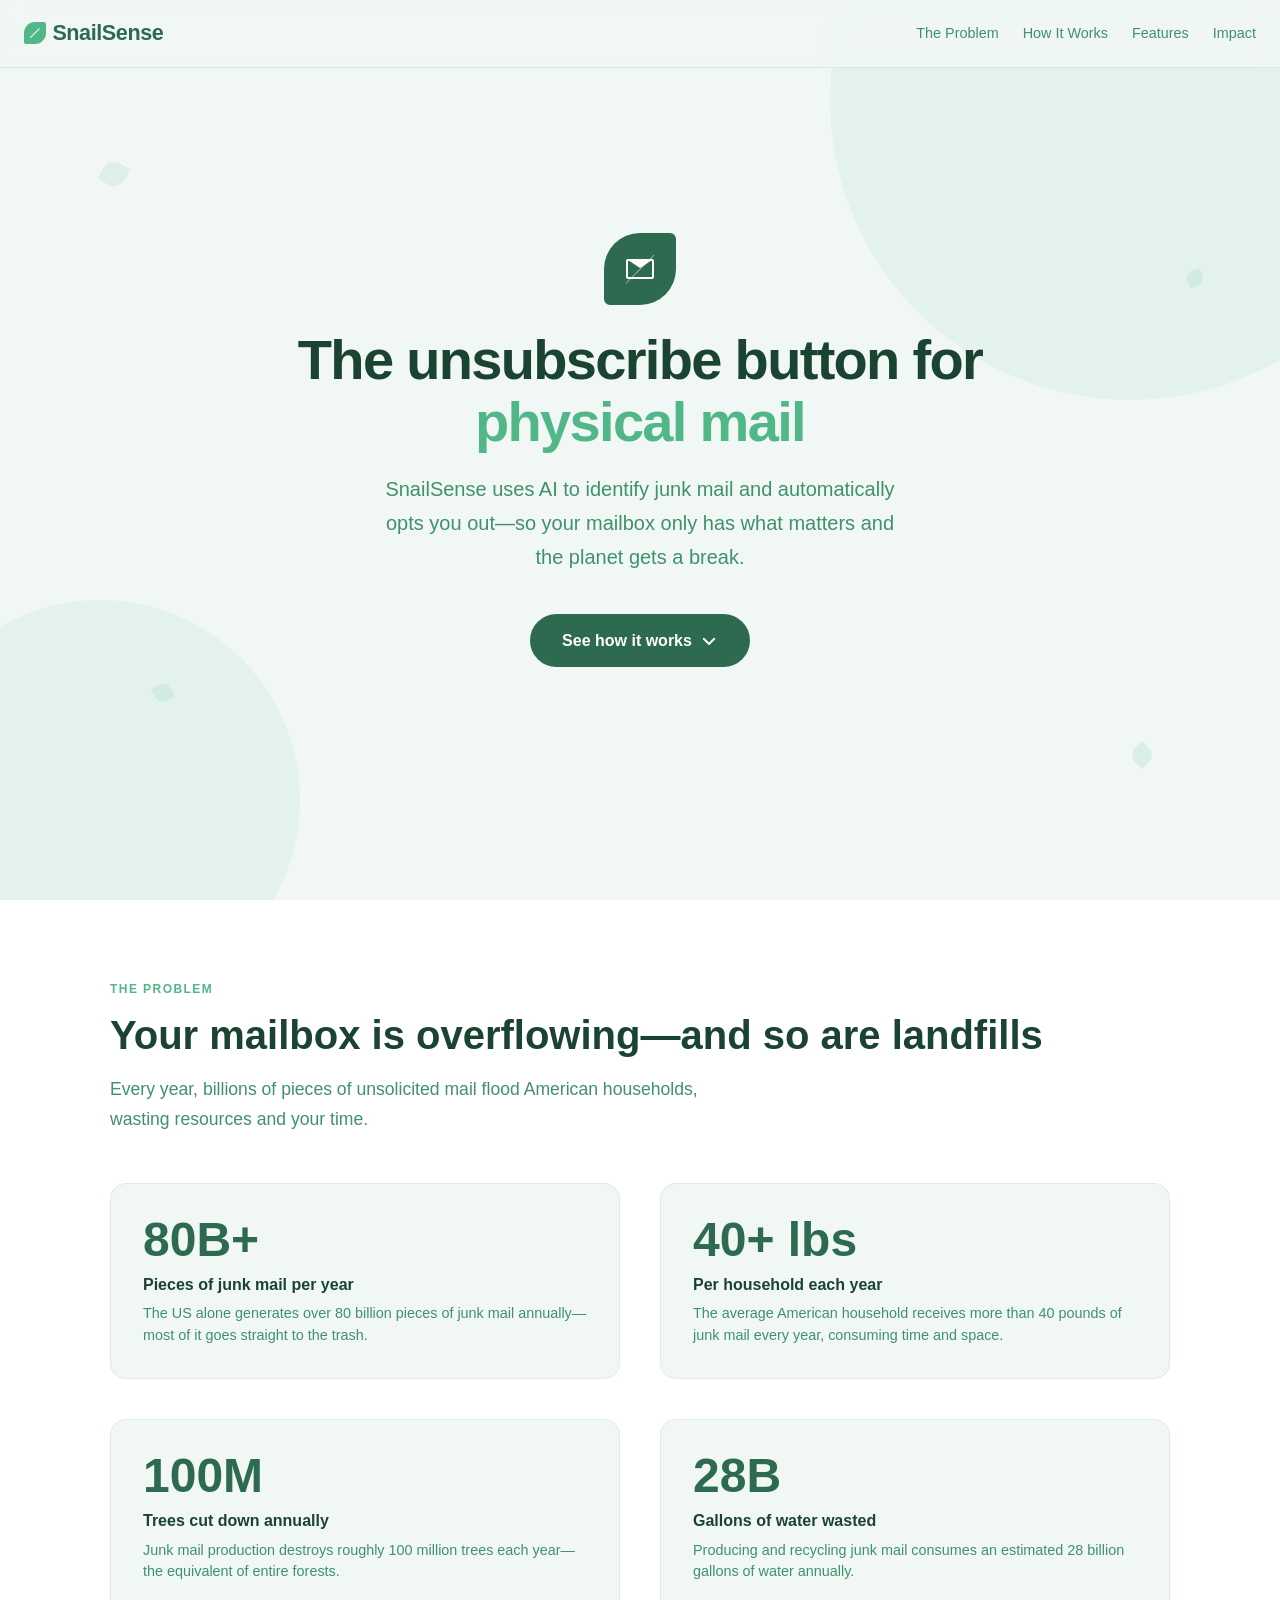
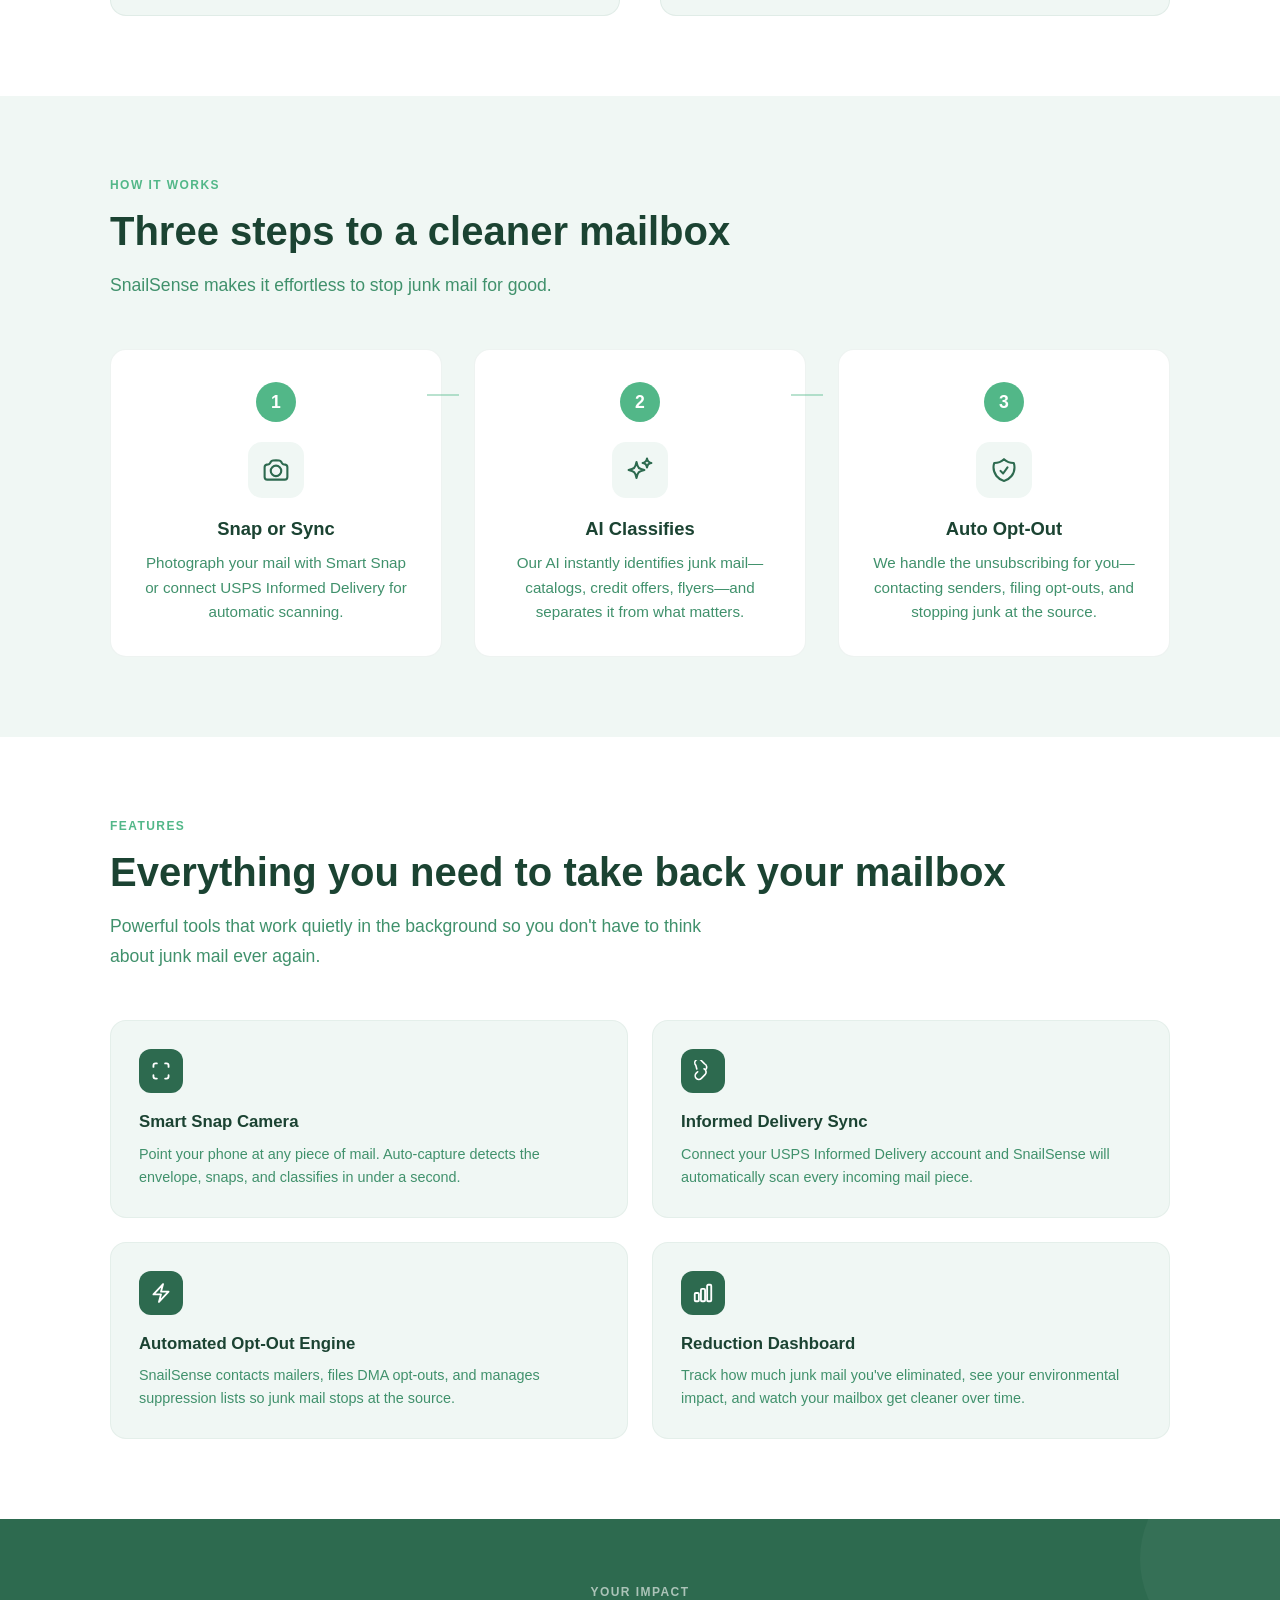
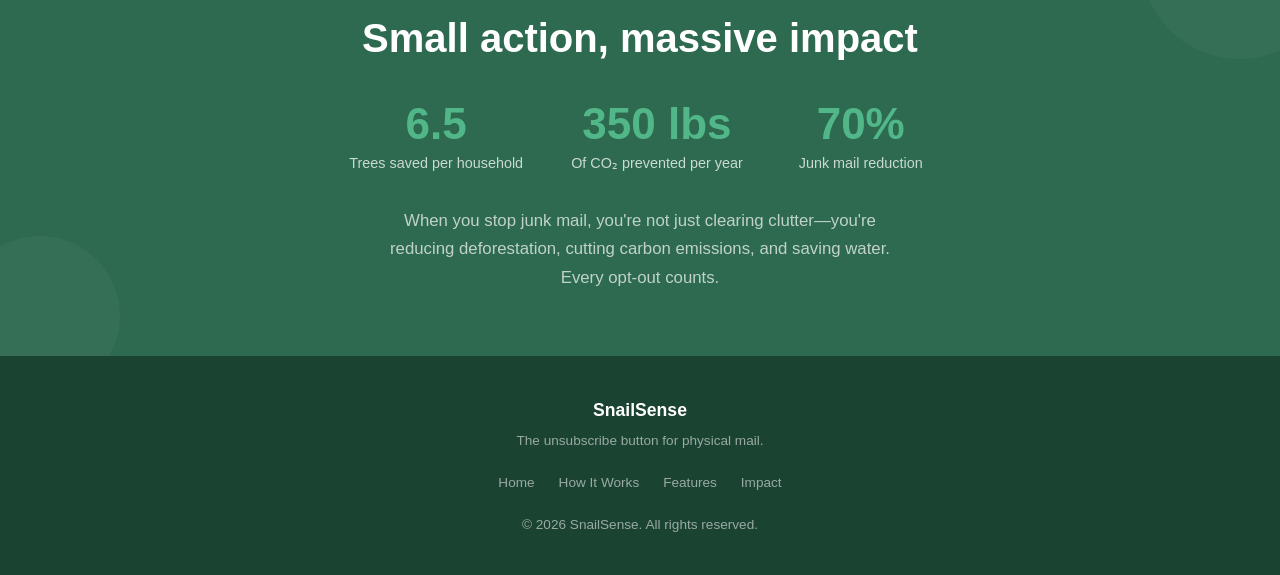
<file: index.html>
<!DOCTYPE html>
<html lang="en">
<head>
<meta charset="UTF-8">
<meta name="viewport" content="width=device-width, initial-scale=1.0">
<title>SnailSense — The Unsubscribe Button for Physical Mail</title>
<meta name="description" content="SnailSense uses AI to identify and eliminate physical junk mail. Save trees, reduce waste, reclaim your mailbox.">
<style>
  *, *::before, *::after { margin: 0; padding: 0; box-sizing: border-box; }

  :root {
    --green-primary: #2D6A4F;
    --green-light: #52B788;
    --green-accent: #40916C;
    --green-dark: #1B4332;
    --bg: #F0F7F4;
    --white: #FFFFFF;
    --font: -apple-system, BlinkMacSystemFont, "Segoe UI", Roboto, Helvetica, Arial, sans-serif;
  }

  html { scroll-behavior: smooth; }

  body {
    font-family: var(--font);
    color: var(--green-dark);
    background: var(--bg);
    line-height: 1.6;
    overflow-x: hidden;
  }

  /* ---- NAV ---- */
  nav {
    position: fixed;
    top: 0;
    width: 100%;
    background: rgba(240, 247, 244, 0.92);
    backdrop-filter: blur(10px);
    -webkit-backdrop-filter: blur(10px);
    z-index: 100;
    padding: 1rem 1.5rem;
    display: flex;
    align-items: center;
    justify-content: space-between;
    border-bottom: 1px solid rgba(45, 106, 79, 0.1);
  }

  .logo {
    font-size: 1.35rem;
    font-weight: 700;
    color: var(--green-primary);
    letter-spacing: -0.02em;
    display: flex;
    align-items: center;
    gap: 0.4rem;
    text-decoration: none;
  }

  .logo-leaf {
    display: inline-block;
    width: 22px;
    height: 22px;
    background: var(--green-light);
    border-radius: 50% 2px 50% 2px;
    position: relative;
  }
  .logo-leaf::after {
    content: "";
    position: absolute;
    top: 50%;
    left: 50%;
    width: 60%;
    height: 1px;
    background: var(--white);
    transform: translate(-50%, -50%) rotate(-45deg);
  }

  nav a:not(.logo) {
    color: var(--green-accent);
    text-decoration: none;
    font-size: 0.9rem;
    font-weight: 500;
    transition: color 0.2s;
  }
  nav a:not(.logo):hover { color: var(--green-primary); }

  .nav-links { display: flex; gap: 1.5rem; }

  /* ---- SECTIONS (shared) ---- */
  section { padding: 5rem 1.5rem; }

  .container {
    max-width: 1060px;
    margin: 0 auto;
  }

  .section-label {
    font-size: 0.75rem;
    font-weight: 600;
    letter-spacing: 0.12em;
    text-transform: uppercase;
    color: var(--green-light);
    margin-bottom: 0.75rem;
  }

  .section-title {
    font-size: clamp(1.75rem, 4vw, 2.5rem);
    font-weight: 700;
    line-height: 1.2;
    margin-bottom: 1rem;
    color: var(--green-dark);
  }

  .section-subtitle {
    font-size: 1.1rem;
    color: var(--green-accent);
    max-width: 600px;
    line-height: 1.7;
  }

  /* ---- HERO ---- */
  .hero {
    min-height: 100vh;
    display: flex;
    align-items: center;
    justify-content: center;
    text-align: center;
    padding-top: 5rem;
    position: relative;
    overflow: hidden;
  }

  .hero::before,
  .hero::after {
    content: "";
    position: absolute;
    border-radius: 50%;
    opacity: 0.08;
    background: var(--green-light);
  }
  .hero::before {
    width: 600px;
    height: 600px;
    top: -200px;
    right: -150px;
  }
  .hero::after {
    width: 400px;
    height: 400px;
    bottom: -100px;
    left: -100px;
  }

  .hero-content { position: relative; z-index: 1; max-width: 720px; }

  .hero-icon {
    width: 72px;
    height: 72px;
    margin: 0 auto 1.5rem;
    background: var(--green-primary);
    border-radius: 50% 6px 50% 6px;
    display: flex;
    align-items: center;
    justify-content: center;
    position: relative;
  }
  .hero-icon::after {
    content: "";
    width: 55%;
    height: 1px;
    background: rgba(255,255,255,0.5);
    transform: rotate(-45deg);
    position: absolute;
  }
  .hero-icon .envelope {
    width: 28px;
    height: 20px;
    border: 2px solid var(--white);
    border-radius: 2px;
    position: relative;
  }
  .hero-icon .envelope::before {
    content: "";
    position: absolute;
    top: -1px;
    left: 50%;
    transform: translateX(-50%);
    border: 8px solid transparent;
    border-top: 8px solid var(--white);
    border-left: 12px solid transparent;
    border-right: 12px solid transparent;
  }

  .hero h1 {
    font-size: clamp(2.2rem, 6vw, 3.5rem);
    font-weight: 800;
    line-height: 1.1;
    color: var(--green-dark);
    margin-bottom: 1.25rem;
    letter-spacing: -0.03em;
  }
  .hero h1 span { color: var(--green-light); }

  .hero-tagline {
    font-size: clamp(1.05rem, 2.5vw, 1.25rem);
    color: var(--green-accent);
    max-width: 540px;
    margin: 0 auto 2.5rem;
    line-height: 1.7;
  }

  .hero-cta {
    display: inline-flex;
    align-items: center;
    gap: 0.5rem;
    padding: 0.85rem 2rem;
    background: var(--green-primary);
    color: var(--white);
    border-radius: 50px;
    text-decoration: none;
    font-weight: 600;
    font-size: 1rem;
    transition: background 0.2s, transform 0.2s;
  }
  .hero-cta:hover { background: var(--green-dark); transform: translateY(-1px); }
  .hero-cta svg { width: 18px; height: 18px; }

  /* small floating leaves */
  .leaf-deco {
    position: absolute;
    width: 18px;
    height: 18px;
    background: var(--green-light);
    border-radius: 50% 2px 50% 2px;
    opacity: 0.12;
  }
  .leaf-deco:nth-child(1) { top: 18%; left: 8%; transform: rotate(30deg); width: 24px; height: 24px; }
  .leaf-deco:nth-child(2) { top: 30%; right: 6%; transform: rotate(-20deg); width: 16px; height: 16px; }
  .leaf-deco:nth-child(3) { bottom: 22%; left: 12%; transform: rotate(60deg); }
  .leaf-deco:nth-child(4) { bottom: 15%; right: 10%; transform: rotate(-45deg); width: 20px; height: 20px; }

  /* ---- PROBLEM ---- */
  .problem { background: var(--white); }

  .problem-grid {
    display: grid;
    grid-template-columns: 1fr 1fr;
    gap: 2.5rem;
    margin-top: 3rem;
  }

  .stat-card {
    background: var(--bg);
    border-radius: 16px;
    padding: 2rem;
    border: 1px solid rgba(45, 106, 79, 0.08);
  }

  .stat-number {
    font-size: clamp(2rem, 5vw, 3rem);
    font-weight: 800;
    color: var(--green-primary);
    line-height: 1;
    margin-bottom: 0.5rem;
  }

  .stat-label {
    font-size: 1rem;
    font-weight: 600;
    color: var(--green-dark);
    margin-bottom: 0.35rem;
  }

  .stat-desc {
    font-size: 0.9rem;
    color: var(--green-accent);
    line-height: 1.5;
  }

  /* ---- HOW IT WORKS ---- */
  .steps-grid {
    display: grid;
    grid-template-columns: repeat(3, 1fr);
    gap: 2rem;
    margin-top: 3rem;
  }

  .step-card {
    background: var(--white);
    border-radius: 16px;
    padding: 2rem;
    text-align: center;
    border: 1px solid rgba(45, 106, 79, 0.08);
    position: relative;
  }

  .step-num {
    width: 40px;
    height: 40px;
    border-radius: 50%;
    background: var(--green-light);
    color: var(--white);
    font-weight: 700;
    font-size: 1.1rem;
    display: flex;
    align-items: center;
    justify-content: center;
    margin: 0 auto 1.25rem;
  }

  .step-icon {
    width: 56px;
    height: 56px;
    margin: 0 auto 1rem;
    display: flex;
    align-items: center;
    justify-content: center;
    background: var(--bg);
    border-radius: 14px;
  }
  .step-icon svg { width: 28px; height: 28px; color: var(--green-primary); }

  .step-card h3 {
    font-size: 1.15rem;
    font-weight: 700;
    margin-bottom: 0.5rem;
    color: var(--green-dark);
  }

  .step-card p {
    font-size: 0.95rem;
    color: var(--green-accent);
    line-height: 1.6;
  }

  /* connector lines between steps */
  .step-card:not(:last-child)::after {
    content: "";
    position: absolute;
    top: 2.75rem;
    right: -1.1rem;
    width: 2rem;
    height: 2px;
    background: var(--green-light);
    opacity: 0.4;
  }

  /* ---- FEATURES ---- */
  .features { background: var(--white); }

  .features-grid {
    display: grid;
    grid-template-columns: 1fr 1fr;
    gap: 1.5rem;
    margin-top: 3rem;
  }

  .feature-card {
    background: var(--bg);
    border-radius: 16px;
    padding: 1.75rem;
    border: 1px solid rgba(45, 106, 79, 0.06);
    transition: transform 0.2s;
  }
  .feature-card:hover { transform: translateY(-2px); }

  .feature-icon {
    width: 44px;
    height: 44px;
    border-radius: 12px;
    background: var(--green-primary);
    display: flex;
    align-items: center;
    justify-content: center;
    margin-bottom: 1rem;
  }
  .feature-icon svg { width: 22px; height: 22px; color: var(--white); }

  .feature-card h3 {
    font-size: 1.05rem;
    font-weight: 700;
    margin-bottom: 0.4rem;
    color: var(--green-dark);
  }

  .feature-card p {
    font-size: 0.9rem;
    color: var(--green-accent);
    line-height: 1.6;
  }

  /* ---- IMPACT ---- */
  .impact-banner {
    background: var(--green-primary);
    color: var(--white);
    text-align: center;
    padding: 4rem 1.5rem;
    position: relative;
    overflow: hidden;
  }

  .impact-banner::before {
    content: "";
    position: absolute;
    top: -60px;
    right: -60px;
    width: 200px;
    height: 200px;
    border-radius: 50%;
    background: rgba(255,255,255,0.04);
  }
  .impact-banner::after {
    content: "";
    position: absolute;
    bottom: -40px;
    left: -40px;
    width: 160px;
    height: 160px;
    border-radius: 50%;
    background: rgba(255,255,255,0.04);
  }

  .impact-banner .section-label { color: rgba(255,255,255,0.6); }
  .impact-banner .section-title { color: var(--white); }

  .impact-stats {
    display: flex;
    justify-content: center;
    gap: 3rem;
    flex-wrap: wrap;
    margin-top: 2.5rem;
    position: relative;
    z-index: 1;
  }

  .impact-stat {
    text-align: center;
    min-width: 140px;
  }

  .impact-stat-num {
    font-size: clamp(2rem, 5vw, 2.75rem);
    font-weight: 800;
    line-height: 1;
    margin-bottom: 0.35rem;
    color: var(--green-light);
  }

  .impact-stat-label {
    font-size: 0.9rem;
    color: rgba(255,255,255,0.75);
  }

  .impact-message {
    margin-top: 2rem;
    font-size: 1.05rem;
    color: rgba(255,255,255,0.7);
    max-width: 500px;
    margin-left: auto;
    margin-right: auto;
    line-height: 1.7;
    position: relative;
    z-index: 1;
  }

  /* ---- FOOTER ---- */
  footer {
    background: var(--green-dark);
    color: rgba(255,255,255,0.55);
    text-align: center;
    padding: 2.5rem 1.5rem;
    font-size: 0.85rem;
  }

  .footer-logo {
    font-size: 1.1rem;
    font-weight: 700;
    color: var(--white);
    margin-bottom: 0.35rem;
  }

  .footer-tagline {
    margin-bottom: 1.25rem;
    font-size: 0.85rem;
  }

  .footer-links {
    display: flex;
    justify-content: center;
    gap: 1.5rem;
    margin-bottom: 1.25rem;
  }

  .footer-links a {
    color: rgba(255,255,255,0.55);
    text-decoration: none;
    font-size: 0.85rem;
    transition: color 0.2s;
  }
  .footer-links a:hover { color: var(--white); }

  /* ---- RESPONSIVE ---- */
  @media (max-width: 768px) {
    .nav-links { display: none; }
    section { padding: 3.5rem 1.25rem; }

    .problem-grid { grid-template-columns: 1fr; gap: 1.25rem; }
    .steps-grid { grid-template-columns: 1fr; gap: 1.25rem; }
    .step-card:not(:last-child)::after { display: none; }
    .features-grid { grid-template-columns: 1fr; gap: 1.25rem; }

    .impact-stats { gap: 2rem; }
  }

  @media (max-width: 480px) {
    .hero { min-height: 90vh; }
    .hero h1 { font-size: 2rem; }
  }
</style>
</head>
<body>

<!-- NAV -->
<nav>
  <a href="#" class="logo">
    <span class="logo-leaf"></span>
    SnailSense
  </a>
  <div class="nav-links">
    <a href="#problem">The Problem</a>
    <a href="#how-it-works">How It Works</a>
    <a href="#features">Features</a>
    <a href="#impact">Impact</a>
  </div>
</nav>

<!-- HERO -->
<section class="hero" id="hero">
  <div class="leaf-deco"></div>
  <div class="leaf-deco"></div>
  <div class="leaf-deco"></div>
  <div class="leaf-deco"></div>
  <div class="hero-content">
    <div class="hero-icon">
      <div class="envelope"></div>
    </div>
    <h1>The unsubscribe button for <span>physical mail</span></h1>
    <p class="hero-tagline">
      SnailSense uses AI to identify junk mail and automatically opts you out&mdash;so your
      mailbox only has what matters and the planet gets a break.
    </p>
    <a href="#how-it-works" class="hero-cta">
      See how it works
      <svg xmlns="http://www.w3.org/2000/svg" fill="none" viewBox="0 0 24 24" stroke="currentColor" stroke-width="2.5">
        <path stroke-linecap="round" stroke-linejoin="round" d="M19 9l-7 7-7-7"/>
      </svg>
    </a>
  </div>
</section>

<!-- PROBLEM -->
<section class="problem" id="problem">
  <div class="container">
    <p class="section-label">The Problem</p>
    <h2 class="section-title">Your mailbox is overflowing&mdash;and so are landfills</h2>
    <p class="section-subtitle">
      Every year, billions of pieces of unsolicited mail flood American households, wasting resources and your time.
    </p>

    <div class="problem-grid">
      <div class="stat-card">
        <div class="stat-number">80B+</div>
        <div class="stat-label">Pieces of junk mail per year</div>
        <p class="stat-desc">The US alone generates over 80 billion pieces of junk mail annually&mdash;most of it goes straight to the trash.</p>
      </div>
      <div class="stat-card">
        <div class="stat-number">40+ lbs</div>
        <div class="stat-label">Per household each year</div>
        <p class="stat-desc">The average American household receives more than 40 pounds of junk mail every year, consuming time and space.</p>
      </div>
      <div class="stat-card">
        <div class="stat-number">100M</div>
        <div class="stat-label">Trees cut down annually</div>
        <p class="stat-desc">Junk mail production destroys roughly 100 million trees each year&mdash;the equivalent of entire forests.</p>
      </div>
      <div class="stat-card">
        <div class="stat-number">28B</div>
        <div class="stat-label">Gallons of water wasted</div>
        <p class="stat-desc">Producing and recycling junk mail consumes an estimated 28 billion gallons of water annually.</p>
      </div>
    </div>
  </div>
</section>

<!-- HOW IT WORKS -->
<section class="how-it-works" id="how-it-works">
  <div class="container">
    <p class="section-label">How It Works</p>
    <h2 class="section-title">Three steps to a cleaner mailbox</h2>
    <p class="section-subtitle">
      SnailSense makes it effortless to stop junk mail for good.
    </p>

    <div class="steps-grid">
      <div class="step-card">
        <div class="step-num">1</div>
        <div class="step-icon">
          <!-- camera icon -->
          <svg xmlns="http://www.w3.org/2000/svg" fill="none" viewBox="0 0 24 24" stroke="currentColor" stroke-width="1.8">
            <path stroke-linecap="round" stroke-linejoin="round" d="M6.827 6.175A2.31 2.31 0 015.186 7.23c-.38.054-.757.112-1.134.175C2.999 7.58 2.25 8.507 2.25 9.574V18a2.25 2.25 0 002.25 2.25h15A2.25 2.25 0 0021.75 18V9.574c0-1.067-.75-1.994-1.802-2.169a47.865 47.865 0 00-1.134-.175 2.31 2.31 0 01-1.64-1.055l-.822-1.316a2.192 2.192 0 00-1.736-1.039 48.774 48.774 0 00-5.232 0 2.192 2.192 0 00-1.736 1.039l-.821 1.316z"/>
            <path stroke-linecap="round" stroke-linejoin="round" d="M16.5 12.75a4.5 4.5 0 11-9 0 4.5 4.5 0 019 0z"/>
          </svg>
        </div>
        <h3>Snap or Sync</h3>
        <p>Photograph your mail with Smart Snap or connect USPS Informed Delivery for automatic scanning.</p>
      </div>

      <div class="step-card">
        <div class="step-num">2</div>
        <div class="step-icon">
          <!-- sparkle/AI icon -->
          <svg xmlns="http://www.w3.org/2000/svg" fill="none" viewBox="0 0 24 24" stroke="currentColor" stroke-width="1.8">
            <path stroke-linecap="round" stroke-linejoin="round" d="M9.813 15.904L9 18.75l-.813-2.846a4.5 4.5 0 00-3.09-3.09L2.25 12l2.846-.813a4.5 4.5 0 003.09-3.09L9 5.25l.813 2.846a4.5 4.5 0 003.09 3.09L15.75 12l-2.846.813a4.5 4.5 0 00-3.09 3.09zM18.259 8.715L18 9.75l-.259-1.035a3.375 3.375 0 00-2.455-2.456L14.25 6l1.036-.259a3.375 3.375 0 002.455-2.456L18 2.25l.259 1.035a3.375 3.375 0 002.455 2.456L21.75 6l-1.036.259a3.375 3.375 0 00-2.455 2.456z"/>
          </svg>
        </div>
        <h3>AI Classifies</h3>
        <p>Our AI instantly identifies junk mail&mdash;catalogs, credit offers, flyers&mdash;and separates it from what matters.</p>
      </div>

      <div class="step-card">
        <div class="step-num">3</div>
        <div class="step-icon">
          <!-- shield/check icon -->
          <svg xmlns="http://www.w3.org/2000/svg" fill="none" viewBox="0 0 24 24" stroke="currentColor" stroke-width="1.8">
            <path stroke-linecap="round" stroke-linejoin="round" d="M9 12.75L11.25 15 15 9.75m-3-7.036A11.959 11.959 0 013.598 6 11.99 11.99 0 003 9.749c0 5.592 3.824 10.29 9 11.623 5.176-1.332 9-6.03 9-11.622 0-1.31-.21-2.571-.598-3.751h-.152c-3.196 0-6.1-1.248-8.25-3.285z"/>
          </svg>
        </div>
        <h3>Auto Opt-Out</h3>
        <p>We handle the unsubscribing for you&mdash;contacting senders, filing opt-outs, and stopping junk at the source.</p>
      </div>
    </div>
  </div>
</section>

<!-- FEATURES -->
<section class="features" id="features">
  <div class="container">
    <p class="section-label">Features</p>
    <h2 class="section-title">Everything you need to take back your mailbox</h2>
    <p class="section-subtitle">
      Powerful tools that work quietly in the background so you don't have to think about junk mail ever again.
    </p>

    <div class="features-grid">
      <div class="feature-card">
        <div class="feature-icon">
          <!-- camera viewfinder -->
          <svg xmlns="http://www.w3.org/2000/svg" fill="none" viewBox="0 0 24 24" stroke="currentColor" stroke-width="2">
            <path stroke-linecap="round" stroke-linejoin="round" d="M7.5 3.75H6A2.25 2.25 0 003.75 6v1.5M16.5 3.75H18A2.25 2.25 0 0120.25 6v1.5m0 9V18A2.25 2.25 0 0118 20.25h-1.5m-9 0H6A2.25 2.25 0 013.75 18v-1.5"/>
          </svg>
        </div>
        <h3>Smart Snap Camera</h3>
        <p>Point your phone at any piece of mail. Auto-capture detects the envelope, snaps, and classifies in under a second.</p>
      </div>

      <div class="feature-card">
        <div class="feature-icon">
          <!-- inbox/link -->
          <svg xmlns="http://www.w3.org/2000/svg" fill="none" viewBox="0 0 24 24" stroke="currentColor" stroke-width="2">
            <path stroke-linecap="round" stroke-linejoin="round" d="M13.19 8.688a4.5 4.5 0 011.242 7.244l-4.5 4.5a4.5 4.5 0 01-6.364-6.364l1.757-1.757m9.86-2.54a4.5 4.5 0 00-1.242-7.244l-4.5-4.5a4.5 4.5 0 00-6.364 6.364L4.25 8.81" transform="translate(1.5,2) scale(0.88)"/>
          </svg>
        </div>
        <h3>Informed Delivery Sync</h3>
        <p>Connect your USPS Informed Delivery account and SnailSense will automatically scan every incoming mail piece.</p>
      </div>

      <div class="feature-card">
        <div class="feature-icon">
          <!-- bolt -->
          <svg xmlns="http://www.w3.org/2000/svg" fill="none" viewBox="0 0 24 24" stroke="currentColor" stroke-width="2">
            <path stroke-linecap="round" stroke-linejoin="round" d="M3.75 13.5l10.5-11.25L12 10.5h8.25L9.75 21.75 12 13.5H3.75z"/>
          </svg>
        </div>
        <h3>Automated Opt-Out Engine</h3>
        <p>SnailSense contacts mailers, files DMA opt-outs, and manages suppression lists so junk mail stops at the source.</p>
      </div>

      <div class="feature-card">
        <div class="feature-icon">
          <!-- chart -->
          <svg xmlns="http://www.w3.org/2000/svg" fill="none" viewBox="0 0 24 24" stroke="currentColor" stroke-width="2">
            <path stroke-linecap="round" stroke-linejoin="round" d="M3 13.125C3 12.504 3.504 12 4.125 12h2.25c.621 0 1.125.504 1.125 1.125v6.75C7.5 20.496 6.996 21 6.375 21h-2.25A1.125 1.125 0 013 19.875v-6.75zM9.75 8.625c0-.621.504-1.125 1.125-1.125h2.25c.621 0 1.125.504 1.125 1.125v11.25c0 .621-.504 1.125-1.125 1.125h-2.25a1.125 1.125 0 01-1.125-1.125V8.625zM16.5 4.125c0-.621.504-1.125 1.125-1.125h2.25C20.496 3 21 3.504 21 4.125v15.75c0 .621-.504 1.125-1.125 1.125h-2.25a1.125 1.125 0 01-1.125-1.125V4.125z"/>
          </svg>
        </div>
        <h3>Reduction Dashboard</h3>
        <p>Track how much junk mail you've eliminated, see your environmental impact, and watch your mailbox get cleaner over time.</p>
      </div>
    </div>
  </div>
</section>

<!-- IMPACT -->
<section class="impact-banner" id="impact">
  <div class="container">
    <p class="section-label">Your Impact</p>
    <h2 class="section-title">Small action, massive impact</h2>

    <div class="impact-stats">
      <div class="impact-stat">
        <div class="impact-stat-num">6.5</div>
        <div class="impact-stat-label">Trees saved per household</div>
      </div>
      <div class="impact-stat">
        <div class="impact-stat-num">350 lbs</div>
        <div class="impact-stat-label">Of CO&#8322; prevented per year</div>
      </div>
      <div class="impact-stat">
        <div class="impact-stat-num">70%</div>
        <div class="impact-stat-label">Junk mail reduction</div>
      </div>
    </div>

    <p class="impact-message">
      When you stop junk mail, you're not just clearing clutter&mdash;you're reducing deforestation,
      cutting carbon emissions, and saving water. Every opt-out counts.
    </p>
  </div>
</section>

<!-- FOOTER -->
<footer>
  <div class="footer-logo">SnailSense</div>
  <p class="footer-tagline">The unsubscribe button for physical mail.</p>
  <div class="footer-links">
    <a href="#hero">Home</a>
    <a href="#how-it-works">How It Works</a>
    <a href="#features">Features</a>
    <a href="#impact">Impact</a>
  </div>
  <p>&copy; 2026 SnailSense. All rights reserved.</p>
</footer>

</body>
</html>
</file>
